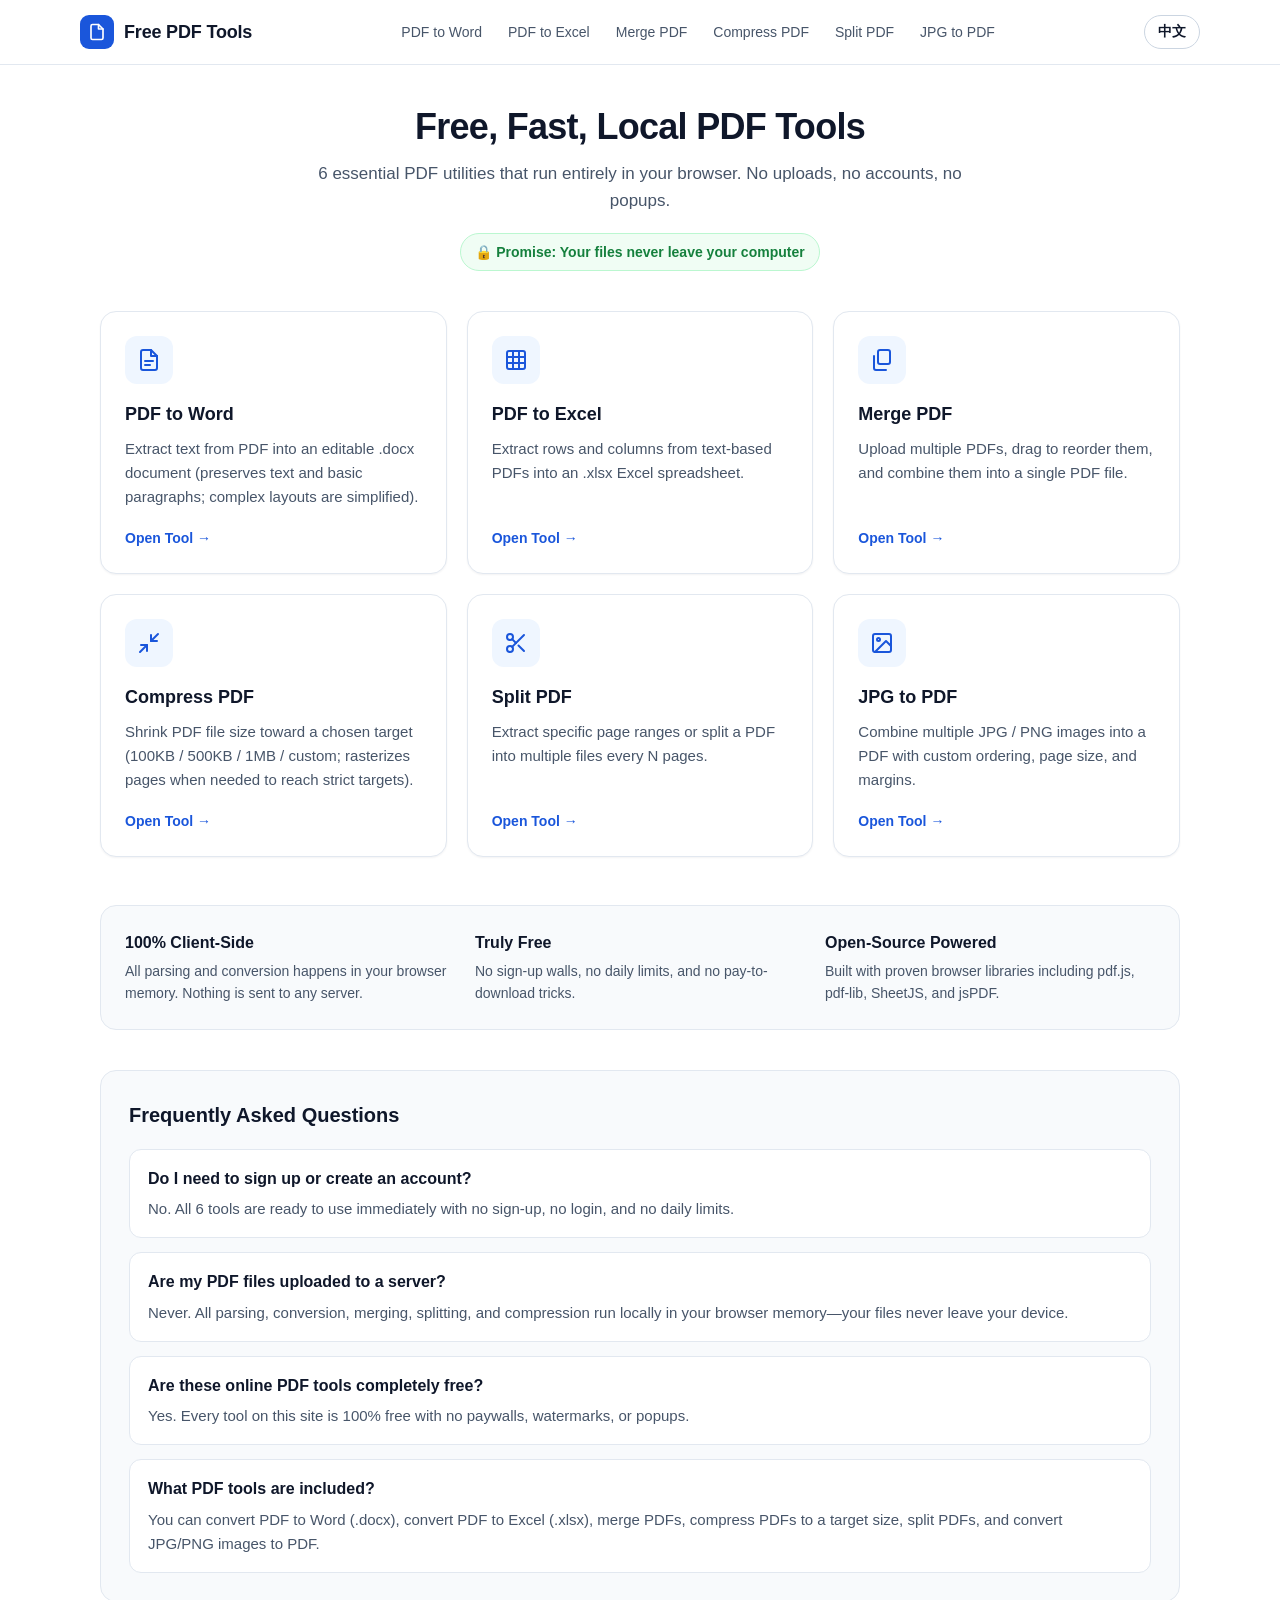
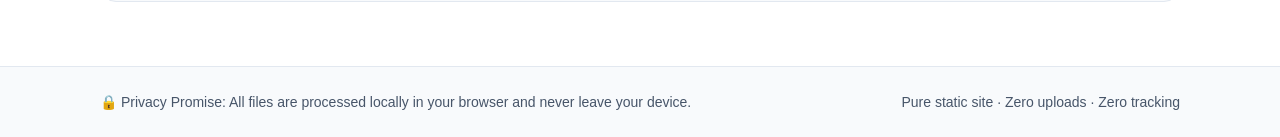
<file: index.html>
<!DOCTYPE html>
<html lang="en" data-i18n-title="homePageTitle" data-i18n-desc="homeMetaDesc">
<head>
  <meta charset="UTF-8" />
  <meta name="viewport" content="width=device-width, initial-scale=1.0" />
  <title>Free PDF Tools — 100% Browser-Based, Files Never Leave Your Device</title>
  <meta name="description" content="Free online PDF tools: PDF to Word, PDF to Excel, Merge, Compress, Split, and JPG to PDF. Processed locally in your browser with zero uploads." />
  <link rel="canonical" href="https://huangjun430-ctrl.github.io/free-pdf-tools/" />
  <meta property="og:title" content="Free PDF Tools — 100% Browser-Based, Files Never Leave Your Device" />
  <meta property="og:description" content="Free online PDF tools: PDF to Word, PDF to Excel, Merge, Compress, Split, and JPG to PDF. Processed locally in your browser with zero uploads." />
  <meta property="og:type" content="website" />
  <meta property="og:url" content="https://huangjun430-ctrl.github.io/free-pdf-tools/" />
  <script type="application/ld+json">
  {
    "@context": "https://schema.org",
    "@type": "WebSite",
    "name": "Free PDF Tools",
    "url": "https://huangjun430-ctrl.github.io/free-pdf-tools/"
  }
  </script>
  <link rel="stylesheet" href="assets/style.css" />
</head>
<body>
  <header class="site-header">
    <div class="container header-inner">
      <a class="brand" href="index.html">
        <span class="brand-icon" aria-hidden="true">
          <svg width="18" height="18" viewBox="0 0 24 24" fill="none" stroke="currentColor" stroke-width="2.2" stroke-linecap="round" stroke-linejoin="round">
            <path d="M14 2H6a2 2 0 0 0-2 2v16a2 2 0 0 0 2 2h12a2 2 0 0 0 2-2V8z"/>
            <polyline points="14 2 14 8 20 8"/>
          </svg>
        </span>
        <span data-i18n="siteName">Free PDF Tools</span>
      </a>
      <nav class="header-nav" aria-label="Tools">
        <a class="nav-link" href="pdf-to-word.html" data-i18n="navPdfToWord">PDF to Word</a>
        <a class="nav-link" href="pdf-to-excel.html" data-i18n="navPdfToExcel">PDF to Excel</a>
        <a class="nav-link" href="merge-pdf.html" data-i18n="navMergePdf">Merge PDF</a>
        <a class="nav-link" href="compress-pdf.html" data-i18n="navCompressPdf">Compress PDF</a>
        <a class="nav-link" href="split-pdf.html" data-i18n="navSplitPdf">Split PDF</a>
        <a class="nav-link" href="jpg-to-pdf.html" data-i18n="navJpgToPdf">JPG to PDF</a>
      </nav>
      <button type="button" id="langToggleBtn" class="lang-btn" data-i18n="langToggle">中文</button>
    </div>
  </header>

  <main>
    <div class="container">
      <section class="hero">
        <h1 data-i18n="heroTitle">Free, Fast, Local PDF Tools</h1>
        <p data-i18n="heroSubtitle">6 essential PDF utilities that run entirely in your browser. No uploads, no accounts, no popups.</p>
        <div class="privacy-pill" data-i18n="privacyBadge">🔒 Promise: Your files never leave your computer</div>
      </section>

      <section class="tools-grid" aria-label="PDF Tools">
        <a class="tool-card" href="pdf-to-word.html">
          <div class="tool-card-icon" aria-hidden="true">
            <svg width="24" height="24" viewBox="0 0 24 24" fill="none" stroke="currentColor" stroke-width="2" stroke-linecap="round" stroke-linejoin="round">
              <path d="M14 2H6a2 2 0 0 0-2 2v16a2 2 0 0 0 2 2h12a2 2 0 0 0 2-2V8z"/>
              <polyline points="14 2 14 8 20 8"/>
              <line x1="8" y1="13" x2="16" y2="13"/>
              <line x1="8" y1="17" x2="13" y2="17"/>
            </svg>
          </div>
          <h2 data-i18n="wordTitle">PDF to Word</h2>
          <p data-i18n="wordDesc">Extract text from PDF into an editable .docx document.</p>
          <span class="tool-card-cta" data-i18n="openTool">Open Tool →</span>
        </a>

        <a class="tool-card" href="pdf-to-excel.html">
          <div class="tool-card-icon" aria-hidden="true">
            <svg width="24" height="24" viewBox="0 0 24 24" fill="none" stroke="currentColor" stroke-width="2" stroke-linecap="round" stroke-linejoin="round">
              <rect x="3" y="3" width="18" height="18" rx="2"/>
              <line x1="3" y1="9" x2="21" y2="9"/>
              <line x1="3" y1="15" x2="21" y2="15"/>
              <line x1="9" y1="3" x2="9" y2="21"/>
              <line x1="15" y1="3" x2="15" y2="21"/>
            </svg>
          </div>
          <h2 data-i18n="excelTitle">PDF to Excel</h2>
          <p data-i18n="excelDesc">Extract rows and columns from text-based PDFs into an .xlsx Excel spreadsheet.</p>
          <span class="tool-card-cta" data-i18n="openTool">Open Tool →</span>
        </a>

        <a class="tool-card" href="merge-pdf.html">
          <div class="tool-card-icon" aria-hidden="true">
            <svg width="24" height="24" viewBox="0 0 24 24" fill="none" stroke="currentColor" stroke-width="2" stroke-linecap="round" stroke-linejoin="round">
              <rect x="8" y="2" width="12" height="14" rx="2"/>
              <path d="M4 8v12a2 2 0 0 0 2 2h10"/>
            </svg>
          </div>
          <h2 data-i18n="mergeTitle">Merge PDF</h2>
          <p data-i18n="mergeDesc">Upload multiple PDFs, drag to reorder them, and combine them into a single PDF file.</p>
          <span class="tool-card-cta" data-i18n="openTool">Open Tool →</span>
        </a>

        <a class="tool-card" href="compress-pdf.html">
          <div class="tool-card-icon" aria-hidden="true">
            <svg width="24" height="24" viewBox="0 0 24 24" fill="none" stroke="currentColor" stroke-width="2" stroke-linecap="round" stroke-linejoin="round">
              <polyline points="4 14 10 14 10 20"/>
              <polyline points="20 10 14 10 14 4"/>
              <line x1="14" y1="10" x2="21" y2="3"/>
              <line x1="3" y1="21" x2="10" y2="14"/>
            </svg>
          </div>
          <h2 data-i18n="compressTitle">Compress PDF</h2>
          <p data-i18n="compressDesc">Shrink PDF file size toward a chosen target (100KB / 500KB / 1MB / custom).</p>
          <span class="tool-card-cta" data-i18n="openTool">Open Tool →</span>
        </a>

        <a class="tool-card" href="split-pdf.html">
          <div class="tool-card-icon" aria-hidden="true">
            <svg width="24" height="24" viewBox="0 0 24 24" fill="none" stroke="currentColor" stroke-width="2" stroke-linecap="round" stroke-linejoin="round">
              <circle cx="6" cy="6" r="3"/>
              <circle cx="6" cy="18" r="3"/>
              <line x1="20" y1="4" x2="8.12" y2="15.88"/>
              <line x1="14.47" y1="14.48" x2="20" y2="20"/>
              <line x1="8.12" y1="8.12" x2="12" y2="12"/>
            </svg>
          </div>
          <h2 data-i18n="splitTitle">Split PDF</h2>
          <p data-i18n="splitDesc">Extract specific page ranges or split a PDF into multiple files every N pages.</p>
          <span class="tool-card-cta" data-i18n="openTool">Open Tool →</span>
        </a>

        <a class="tool-card" href="jpg-to-pdf.html">
          <div class="tool-card-icon" aria-hidden="true">
            <svg width="24" height="24" viewBox="0 0 24 24" fill="none" stroke="currentColor" stroke-width="2" stroke-linecap="round" stroke-linejoin="round">
              <rect x="3" y="3" width="18" height="18" rx="2"/>
              <circle cx="8.5" cy="8.5" r="1.5"/>
              <polyline points="21 15 16 10 5 21"/>
            </svg>
          </div>
          <h2 data-i18n="jpgTitle">JPG to PDF</h2>
          <p data-i18n="jpgDesc">Combine multiple JPG / PNG images into a PDF with custom ordering, page size, and margins.</p>
          <span class="tool-card-cta" data-i18n="openTool">Open Tool →</span>
        </a>
      </section>

      <section class="trust-strip" aria-label="Privacy and Features">
        <div class="trust-item">
          <h3 data-i18n="trustLocalTitle">100% Client-Side</h3>
          <p data-i18n="trustLocalDesc">All parsing and conversion happens in your browser memory. Nothing is sent to any server.</p>
        </div>
        <div class="trust-item">
          <h3 data-i18n="trustFreeTitle">Truly Free</h3>
          <p data-i18n="trustFreeDesc">No sign-up walls, no daily limits, and no pay-to-download tricks.</p>
        </div>
        <div class="trust-item">
          <h3 data-i18n="trustFastTitle">Open-Source Powered</h3>
          <p data-i18n="trustFastDesc">Built with proven browser libraries including pdf.js, pdf-lib, SheetJS, and jsPDF.</p>
        </div>
      </section>

      <section class="faq-section" aria-labelledby="faqHeading">
        <h2 id="faqHeading" class="faq-heading" data-i18n="faqHeading">Frequently Asked Questions</h2>
        <div class="faq-list">
          <div class="faq-item">
            <h3 class="faq-question" data-i18n="homeFaqQ1">Do I need to sign up or create an account?</h3>
            <p class="faq-answer" data-i18n="homeFaqA1">No. All 6 tools are ready to use immediately with no sign-up, no login, and no daily limits.</p>
          </div>
          <div class="faq-item">
            <h3 class="faq-question" data-i18n="homeFaqQ2">Are my PDF files uploaded to a server?</h3>
            <p class="faq-answer" data-i18n="homeFaqA2">Never. All parsing, conversion, merging, splitting, and compression run locally in your browser memory—your files never leave your device.</p>
          </div>
          <div class="faq-item">
            <h3 class="faq-question" data-i18n="homeFaqQ3">Are these online PDF tools completely free?</h3>
            <p class="faq-answer" data-i18n="homeFaqA3">Yes. Every tool on this site is 100% free with no paywalls, watermarks, or popups.</p>
          </div>
          <div class="faq-item">
            <h3 class="faq-question" data-i18n="homeFaqQ4">What PDF tools are included?</h3>
            <p class="faq-answer" data-i18n="homeFaqA4">You can convert PDF to Word (.docx), convert PDF to Excel (.xlsx), merge PDFs, compress PDFs to a target size, split PDFs, and convert JPG/PNG images to PDF.</p>
          </div>
        </div>
      </section>
    </div>
  </main>

  <footer class="site-footer">
    <div class="container footer-inner">
      <span data-i18n="footerPromise">🔒 Privacy Promise: All files are processed locally in your browser and never leave your device.</span>
      <span data-i18n="footerNote">Pure static site · Zero uploads · Zero tracking</span>
    </div>
  </footer>

  <script src="assets/i18n.js"></script>
  <script src="assets/main.js"></script>
</body>
</html>
</file>
<file: assets/style.css>
/* Free PDF Tools - Clean, restrained, fast static stylesheet */
:root {
  --bg: #ffffff;
  --surface: #f8fafc;
  --surface-hover: #f1f5f9;
  --border: #e2e8f0;
  --border-strong: #cbd5e1;
  --text: #0f172a;
  --text-muted: #475569;
  --text-light: #64748b;
  --primary: #1a56db;
  --primary-hover: #1e429f;
  --primary-light: #eff6ff;
  --primary-ring: rgba(26, 86, 219, 0.2);
  --success: #15803d;
  --success-bg: #f0fdf4;
  --success-border: #bbf7d0;
  --error: #b91c1c;
  --error-bg: #fef2f2;
  --error-border: #fecaca;
  --warning: #b45309;
  --warning-bg: #fffbeb;
  --warning-border: #fde68a;
  --radius: 12px;
  --radius-lg: 16px;
  --shadow-sm: 0 1px 2px rgba(15, 23, 42, 0.05);
  --shadow-md: 0 4px 12px rgba(15, 23, 42, 0.07);
}

*,
*::before,
*::after {
  box-sizing: border-box;
}

html {
  font-size: 16px;
  -webkit-text-size-adjust: 100%;
}

body {
  margin: 0;
  font-family: -apple-system, BlinkMacSystemFont, "Segoe UI", Roboto, "PingFang SC",
    "Hiragino Sans GB", "Microsoft YaHei", "Helvetica Neue", Arial, sans-serif;
  background-color: var(--bg);
  color: var(--text);
  line-height: 1.6;
  min-height: 100vh;
  display: flex;
  flex-direction: column;
}

a {
  color: var(--primary);
  text-decoration: none;
}

a:hover {
  text-decoration: underline;
}

button,
input,
select {
  font-family: inherit;
  font-size: inherit;
}

.container {
  width: 100%;
  max-width: 1120px;
  margin: 0 auto;
  padding: 0 20px;
}

.tool-container {
  width: 100%;
  max-width: 820px;
  margin: 0 auto;
  padding: 0 20px;
}

/* Header */
.site-header {
  border-bottom: 1px solid var(--border);
  background: rgba(255, 255, 255, 0.96);
  position: sticky;
  top: 0;
  z-index: 50;
  backdrop-filter: blur(8px);
}

.header-inner {
  display: flex;
  align-items: center;
  justify-content: space-between;
  gap: 16px;
  min-height: 64px;
  padding: 10px 0;
}

.brand {
  display: inline-flex;
  align-items: center;
  gap: 10px;
  color: var(--text);
  font-weight: 700;
  font-size: 1.125rem;
  letter-spacing: -0.01em;
  text-decoration: none;
  flex-shrink: 0;
}

.brand:hover {
  text-decoration: none;
  color: var(--primary);
}

.brand-icon {
  width: 34px;
  height: 34px;
  border-radius: 9px;
  background: var(--primary);
  color: #ffffff;
  display: inline-flex;
  align-items: center;
  justify-content: center;
  flex-shrink: 0;
}

.header-nav {
  display: flex;
  align-items: center;
  gap: 6px;
  flex-wrap: wrap;
}

.nav-link {
  color: var(--text-muted);
  font-size: 0.875rem;
  font-weight: 500;
  padding: 6px 10px;
  border-radius: 8px;
  transition: background-color 0.15s, color 0.15s;
  white-space: nowrap;
}

.nav-link:hover {
  background: var(--surface);
  color: var(--text);
  text-decoration: none;
}

.nav-link.active {
  background: var(--primary-light);
  color: var(--primary);
  font-weight: 600;
}

.lang-btn {
  display: inline-flex;
  align-items: center;
  gap: 6px;
  padding: 7px 13px;
  border-radius: 999px;
  border: 1px solid var(--border-strong);
  background: var(--bg);
  color: var(--text);
  font-size: 0.875rem;
  font-weight: 600;
  cursor: pointer;
  transition: border-color 0.15s, background-color 0.15s, color 0.15s;
  flex-shrink: 0;
}

.lang-btn:hover {
  border-color: var(--primary);
  color: var(--primary);
  background: var(--primary-light);
}

/* Main */
main {
  flex: 1;
  padding: 40px 0 64px;
}

/* Hero */
.hero {
  text-align: center;
  max-width: 680px;
  margin: 0 auto 40px;
}

.hero h1 {
  margin: 0 0 12px;
  font-size: 2.25rem;
  line-height: 1.2;
  letter-spacing: -0.02em;
  color: var(--text);
}

.hero p {
  margin: 0 0 18px;
  font-size: 1.0625rem;
  color: var(--text-muted);
}

.privacy-pill {
  display: inline-flex;
  align-items: center;
  gap: 8px;
  padding: 7px 14px;
  border-radius: 999px;
  background: var(--success-bg);
  border: 1px solid var(--success-border);
  color: var(--success);
  font-size: 0.875rem;
  font-weight: 600;
}

/* Tool Cards Grid */
.tools-grid {
  display: grid;
  grid-template-columns: repeat(3, minmax(0, 1fr));
  gap: 20px;
}

.tool-card {
  display: flex;
  flex-direction: column;
  padding: 24px;
  border: 1px solid var(--border);
  border-radius: var(--radius-lg);
  background: var(--bg);
  box-shadow: var(--shadow-sm);
  color: var(--text);
  text-decoration: none;
  transition: transform 0.15s ease, box-shadow 0.15s ease, border-color 0.15s ease;
}

.tool-card:hover {
  transform: translateY(-2px);
  box-shadow: var(--shadow-md);
  border-color: var(--primary);
  text-decoration: none;
}

.tool-card-icon {
  width: 48px;
  height: 48px;
  border-radius: 12px;
  background: var(--primary-light);
  color: var(--primary);
  display: inline-flex;
  align-items: center;
  justify-content: center;
  margin-bottom: 16px;
}

.tool-card h2 {
  margin: 0 0 8px;
  font-size: 1.125rem;
  font-weight: 700;
  color: var(--text);
}

.tool-card p {
  margin: 0 0 18px;
  font-size: 0.9375rem;
  color: var(--text-muted);
  flex: 1;
}

.tool-card-cta {
  font-size: 0.875rem;
  font-weight: 600;
  color: var(--primary);
  display: inline-flex;
  align-items: center;
  gap: 4px;
}

/* Trust strip on Home */
.trust-strip {
  margin-top: 48px;
  padding: 24px;
  border-radius: var(--radius-lg);
  background: var(--surface);
  border: 1px solid var(--border);
  display: grid;
  grid-template-columns: repeat(3, minmax(0, 1fr));
  gap: 20px;
}

.trust-item h3 {
  margin: 0 0 4px;
  font-size: 1rem;
  font-weight: 700;
  color: var(--text);
}

.trust-item p {
  margin: 0;
  font-size: 0.875rem;
  color: var(--text-muted);
}

/* Tool Page Header */
.breadcrumb {
  margin-bottom: 16px;
  font-size: 0.875rem;
  color: var(--text-muted);
}

.breadcrumb a {
  color: var(--text-muted);
  font-weight: 500;
}

.breadcrumb a:hover {
  color: var(--primary);
}

.tool-header {
  margin-bottom: 24px;
}

.tool-header h1 {
  margin: 0 0 8px;
  font-size: 1.875rem;
  line-height: 1.25;
  letter-spacing: -0.02em;
}

.tool-header p {
  margin: 0;
  font-size: 1rem;
  color: var(--text-muted);
}

/* Workspace Card */
.workspace-card {
  background: var(--bg);
  border: 1px solid var(--border);
  border-radius: var(--radius-lg);
  padding: 28px;
  box-shadow: var(--shadow-sm);
}

/* Dropzone */
.dropzone {
  border: 2px dashed var(--border-strong);
  border-radius: var(--radius);
  background: var(--surface);
  padding: 36px 24px;
  text-align: center;
  cursor: pointer;
  transition: border-color 0.15s, background-color 0.15s;
  outline: none;
}

.dropzone:hover,
.dropzone:focus-visible,
.dropzone.dragover {
  border-color: var(--primary);
  background: var(--primary-light);
}

.dropzone-icon {
  width: 48px;
  height: 48px;
  margin: 0 auto 12px;
  border-radius: 12px;
  background: #ffffff;
  border: 1px solid var(--border);
  color: var(--primary);
  display: flex;
  align-items: center;
  justify-content: center;
}

.dropzone-title {
  margin: 0 0 6px;
  font-size: 1.0625rem;
  font-weight: 600;
  color: var(--text);
}

.dropzone-hint {
  margin: 0 0 16px;
  font-size: 0.875rem;
  color: var(--text-muted);
}

.file-input-hidden {
  display: none;
}

/* Buttons */
.btn {
  display: inline-flex;
  align-items: center;
  justify-content: center;
  gap: 8px;
  border: 1px solid transparent;
  border-radius: 10px;
  padding: 10px 18px;
  font-weight: 600;
  font-size: 0.9375rem;
  cursor: pointer;
  transition: background-color 0.15s, border-color 0.15s, color 0.15s, opacity 0.15s;
  text-decoration: none;
}

.btn:disabled {
  opacity: 0.55;
  cursor: not-allowed;
}

.btn-primary {
  background: var(--primary);
  color: #ffffff;
}

.btn-primary:hover:not(:disabled) {
  background: var(--primary-hover);
  text-decoration: none;
}

.btn-lg {
  width: 100%;
  min-height: 48px;
  font-size: 1rem;
  padding: 12px 24px;
}

.btn-secondary {
  background: #ffffff;
  border-color: var(--border-strong);
  color: var(--text);
}

.btn-secondary:hover:not(:disabled) {
  background: var(--surface);
  border-color: var(--text-muted);
  text-decoration: none;
}

.btn-success {
  background: var(--success);
  color: #ffffff;
}

.btn-success:hover:not(:disabled) {
  background: #166534;
  text-decoration: none;
}

.btn-sm {
  padding: 6px 10px;
  font-size: 0.8125rem;
  border-radius: 8px;
}

.btn-icon {
  padding: 6px 9px;
  min-width: 32px;
  font-size: 0.875rem;
}

/* Selected File Info & Sortable List */
.file-summary {
  margin-top: 18px;
  padding: 14px 16px;
  border-radius: var(--radius);
  background: var(--surface);
  border: 1px solid var(--border);
  display: flex;
  align-items: center;
  justify-content: space-between;
  gap: 12px;
}

.file-summary-meta {
  min-width: 0;
}

.file-summary-name {
  font-weight: 600;
  color: var(--text);
  word-break: break-all;
}

.file-summary-sub {
  font-size: 0.8125rem;
  color: var(--text-muted);
}

.file-list {
  list-style: none;
  margin: 18px 0 0;
  padding: 0;
  display: flex;
  flex-direction: column;
  gap: 10px;
}

.file-item {
  display: flex;
  align-items: center;
  justify-content: space-between;
  gap: 12px;
  padding: 12px 14px;
  border-radius: var(--radius);
  background: var(--surface);
  border: 1px solid var(--border);
  cursor: grab;
  transition: border-color 0.15s, background-color 0.15s;
}

.file-item.dragging {
  opacity: 0.5;
  border-color: var(--primary);
}

.file-item-left {
  display: flex;
  align-items: center;
  gap: 12px;
  min-width: 0;
  flex: 1;
}

.file-index {
  width: 26px;
  height: 26px;
  border-radius: 999px;
  background: var(--primary-light);
  color: var(--primary);
  font-size: 0.8125rem;
  font-weight: 700;
  display: inline-flex;
  align-items: center;
  justify-content: center;
  flex-shrink: 0;
}

.file-thumb {
  width: 44px;
  height: 44px;
  border-radius: 6px;
  object-fit: cover;
  border: 1px solid var(--border);
  background: #ffffff;
  flex-shrink: 0;
}

.file-item-info {
  min-width: 0;
}

.file-item-name {
  font-weight: 600;
  font-size: 0.9375rem;
  color: var(--text);
  overflow: hidden;
  text-overflow: ellipsis;
  white-space: nowrap;
}

.file-item-meta {
  font-size: 0.8125rem;
  color: var(--text-muted);
}

.file-item-actions {
  display: flex;
  align-items: center;
  gap: 6px;
  flex-shrink: 0;
}

.list-toolbar {
  margin-top: 12px;
  display: flex;
  align-items: center;
  justify-content: space-between;
  gap: 10px;
  flex-wrap: wrap;
}

/* Options Panel */
.options-panel {
  margin-top: 22px;
  padding-top: 22px;
  border-top: 1px solid var(--border);
}

.options-title {
  margin: 0 0 14px;
  font-size: 1rem;
  font-weight: 700;
  color: var(--text);
}

.form-grid {
  display: grid;
  grid-template-columns: repeat(2, minmax(0, 1fr));
  gap: 14px;
}

.form-field {
  display: flex;
  flex-direction: column;
  gap: 6px;
}

.form-field.full-width {
  grid-column: 1 / -1;
}

.form-label {
  font-size: 0.875rem;
  font-weight: 600;
  color: var(--text);
}

.form-input,
.form-select {
  width: 100%;
  padding: 9px 12px;
  border: 1px solid var(--border-strong);
  border-radius: 8px;
  background: #ffffff;
  color: var(--text);
  font-size: 0.9375rem;
}

.form-input:focus,
.form-select:focus {
  outline: none;
  border-color: var(--primary);
  box-shadow: 0 0 0 3px var(--primary-ring);
}

.form-help {
  font-size: 0.8125rem;
  color: var(--text-muted);
}

.checkbox-row {
  display: flex;
  align-items: flex-start;
  gap: 8px;
  font-size: 0.9375rem;
  color: var(--text);
  cursor: pointer;
}

.checkbox-row input[type="checkbox"],
.radio-pill input[type="radio"] {
  accent-color: var(--primary);
  margin-top: 3px;
}

.segmented-group {
  display: flex;
  flex-wrap: wrap;
  gap: 8px;
}

.segmented-btn {
  padding: 8px 14px;
  border-radius: 8px;
  border: 1px solid var(--border-strong);
  background: #ffffff;
  color: var(--text);
  font-size: 0.875rem;
  font-weight: 600;
  cursor: pointer;
  transition: all 0.15s;
}

.segmented-btn:hover {
  border-color: var(--primary);
}

.segmented-btn.active {
  background: var(--primary);
  border-color: var(--primary);
  color: #ffffff;
}

/* Action Area */
.action-area {
  margin-top: 22px;
}

/* Progress */
.progress-wrap {
  margin-top: 20px;
}

.progress-header {
  display: flex;
  justify-content: space-between;
  align-items: center;
  margin-bottom: 8px;
  font-size: 0.875rem;
  font-weight: 600;
  color: var(--text-muted);
}

.progress-track {
  width: 100%;
  height: 10px;
  border-radius: 999px;
  background: var(--surface-hover);
  overflow: hidden;
  border: 1px solid var(--border);
}

.progress-fill {
  height: 100%;
  width: 0%;
  background: var(--primary);
  border-radius: 999px;
  transition: width 0.2s ease;
}

/* Alerts & Result */
.alert {
  margin-top: 18px;
  padding: 14px 16px;
  border-radius: var(--radius);
  font-size: 0.9375rem;
  border: 1px solid transparent;
}

.alert-error {
  background: var(--error-bg);
  border-color: var(--error-border);
  color: var(--error);
}

.alert-warning {
  background: var(--warning-bg);
  border-color: var(--warning-border);
  color: var(--warning);
}

.alert-info {
  background: var(--primary-light);
  border-color: #bfdbfe;
  color: #1e40af;
}

.result-box {
  margin-top: 22px;
  padding: 20px;
  border-radius: var(--radius);
  background: var(--success-bg);
  border: 1px solid var(--success-border);
}

.result-title {
  margin: 0 0 6px;
  font-size: 1.0625rem;
  font-weight: 700;
  color: var(--success);
}

.result-meta {
  margin: 0 0 16px;
  font-size: 0.9375rem;
  color: var(--text);
}

.result-actions {
  display: flex;
  flex-wrap: wrap;
  gap: 10px;
}

.split-downloads {
  margin-top: 12px;
  display: grid;
  grid-template-columns: repeat(auto-fill, minmax(220px, 1fr));
  gap: 8px;
}

/* Preview Area */
.preview-box {
  margin-top: 16px;
  padding: 14px;
  border-radius: 10px;
  background: #ffffff;
  border: 1px solid var(--border);
  max-height: 240px;
  overflow: auto;
  font-size: 0.875rem;
  color: var(--text);
}

.preview-box pre {
  margin: 0;
  white-space: pre-wrap;
  word-break: break-word;
  font-family: inherit;
}

.preview-table {
  width: 100%;
  border-collapse: collapse;
  font-size: 0.8125rem;
}

.preview-table th,
.preview-table td {
  border: 1px solid var(--border);
  padding: 5px 8px;
  text-align: left;
  max-width: 200px;
  overflow: hidden;
  text-overflow: ellipsis;
  white-space: nowrap;
}

.preview-table th {
  background: var(--surface);
  font-weight: 600;
}

/* Privacy Notice inside Tool Page */
.local-notice {
  margin-top: 22px;
  padding: 12px 16px;
  border-radius: var(--radius);
  background: var(--surface);
  border: 1px solid var(--border);
  display: flex;
  align-items: center;
  gap: 10px;
  font-size: 0.875rem;
  color: var(--text-muted);
}

/* Footer */
.site-footer {
  border-top: 1px solid var(--border);
  background: var(--surface);
  padding: 24px 0;
  font-size: 0.875rem;
  color: var(--text-muted);
}

.footer-inner {
  display: flex;
  align-items: center;
  justify-content: space-between;
  gap: 16px;
  flex-wrap: wrap;
}

.hidden {
  display: none !important;
}

/* Responsive */
@media (max-width: 960px) {
  .tools-grid {
    grid-template-columns: repeat(2, minmax(0, 1fr));
  }
  .header-nav {
    display: none;
  }
}

@media (max-width: 640px) {
  main {
    padding: 24px 0 48px;
  }
  .hero h1 {
    font-size: 1.75rem;
  }
  .tools-grid,
  .trust-strip,
  .form-grid {
    grid-template-columns: 1fr;
  }
  .workspace-card {
    padding: 18px;
  }
  .dropzone {
    padding: 26px 16px;
  }
  .file-item {
    flex-wrap: wrap;
  }
  .file-item-actions {
    width: 100%;
    justify-content: flex-end;
  }
}

/* FAQ Section */
.faq-section {
  margin-top: 40px;
  padding: 28px;
  border-radius: var(--radius-lg);
  background: var(--surface);
  border: 1px solid var(--border);
}

.faq-heading {
  margin: 0 0 18px;
  font-size: 1.25rem;
  font-weight: 700;
  color: var(--text);
}

.faq-list {
  display: grid;
  gap: 14px;
}

.faq-item {
  padding: 16px 18px;
  border-radius: var(--radius);
  background: var(--bg);
  border: 1px solid var(--border);
}

.faq-question {
  margin: 0 0 6px;
  font-size: 1rem;
  font-weight: 600;
  color: var(--text);
}

.faq-answer {
  margin: 0;
  font-size: 0.9375rem;
  color: var(--text-muted);
  line-height: 1.6;
}

@media (max-width: 640px) {
  .faq-section {
    padding: 20px;
  }
}
</file>
